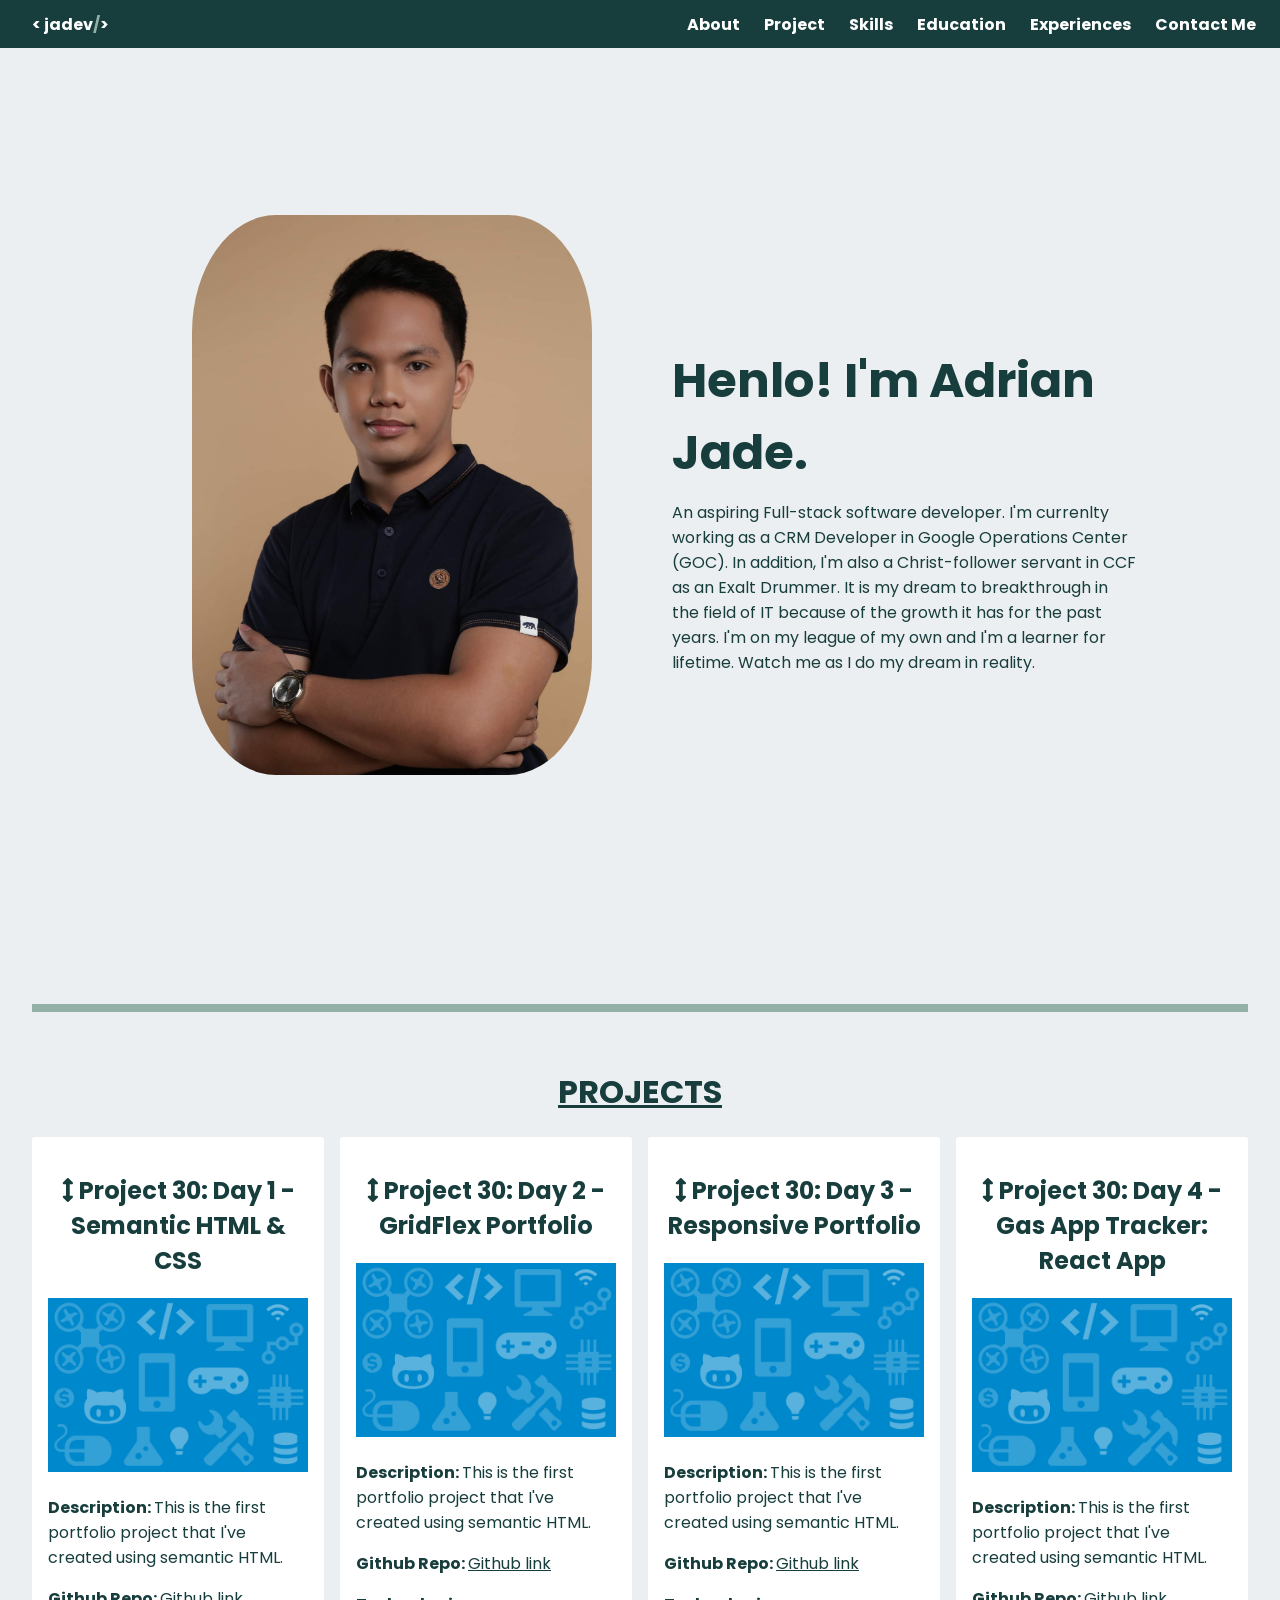
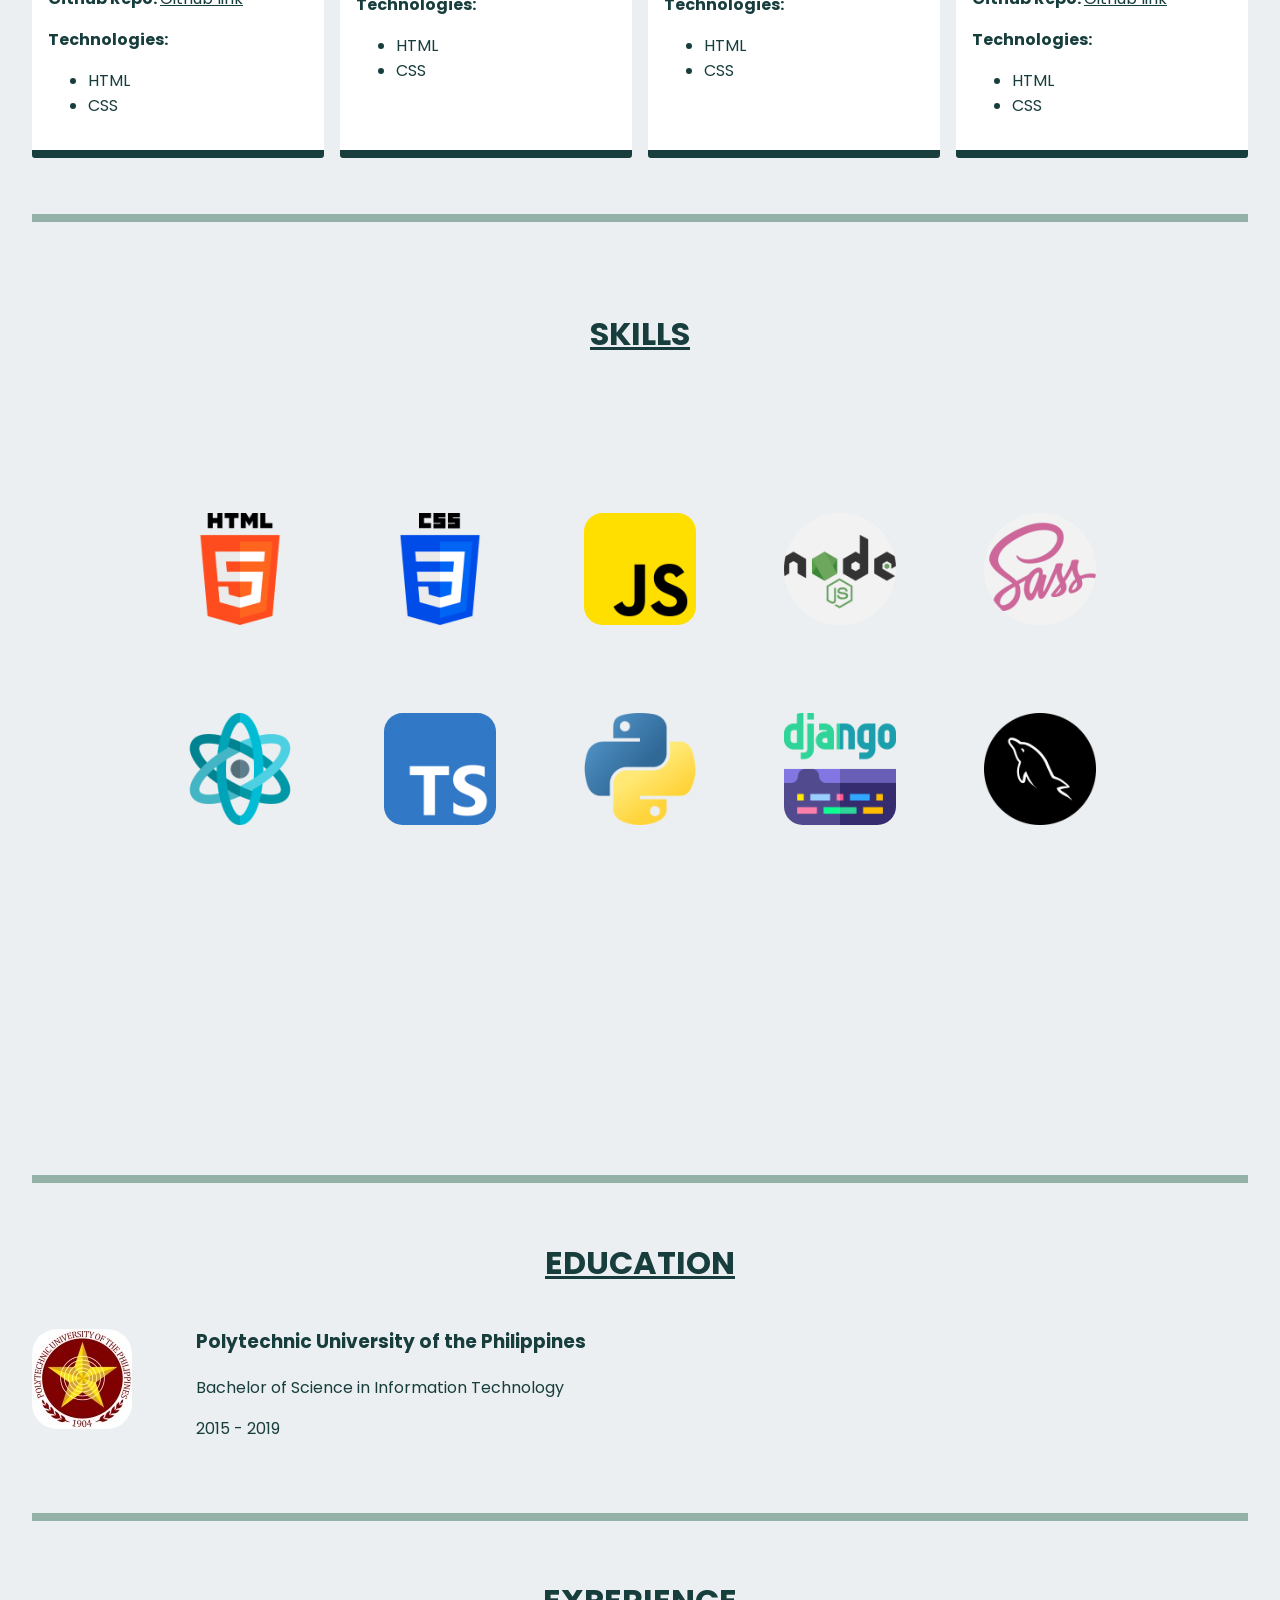
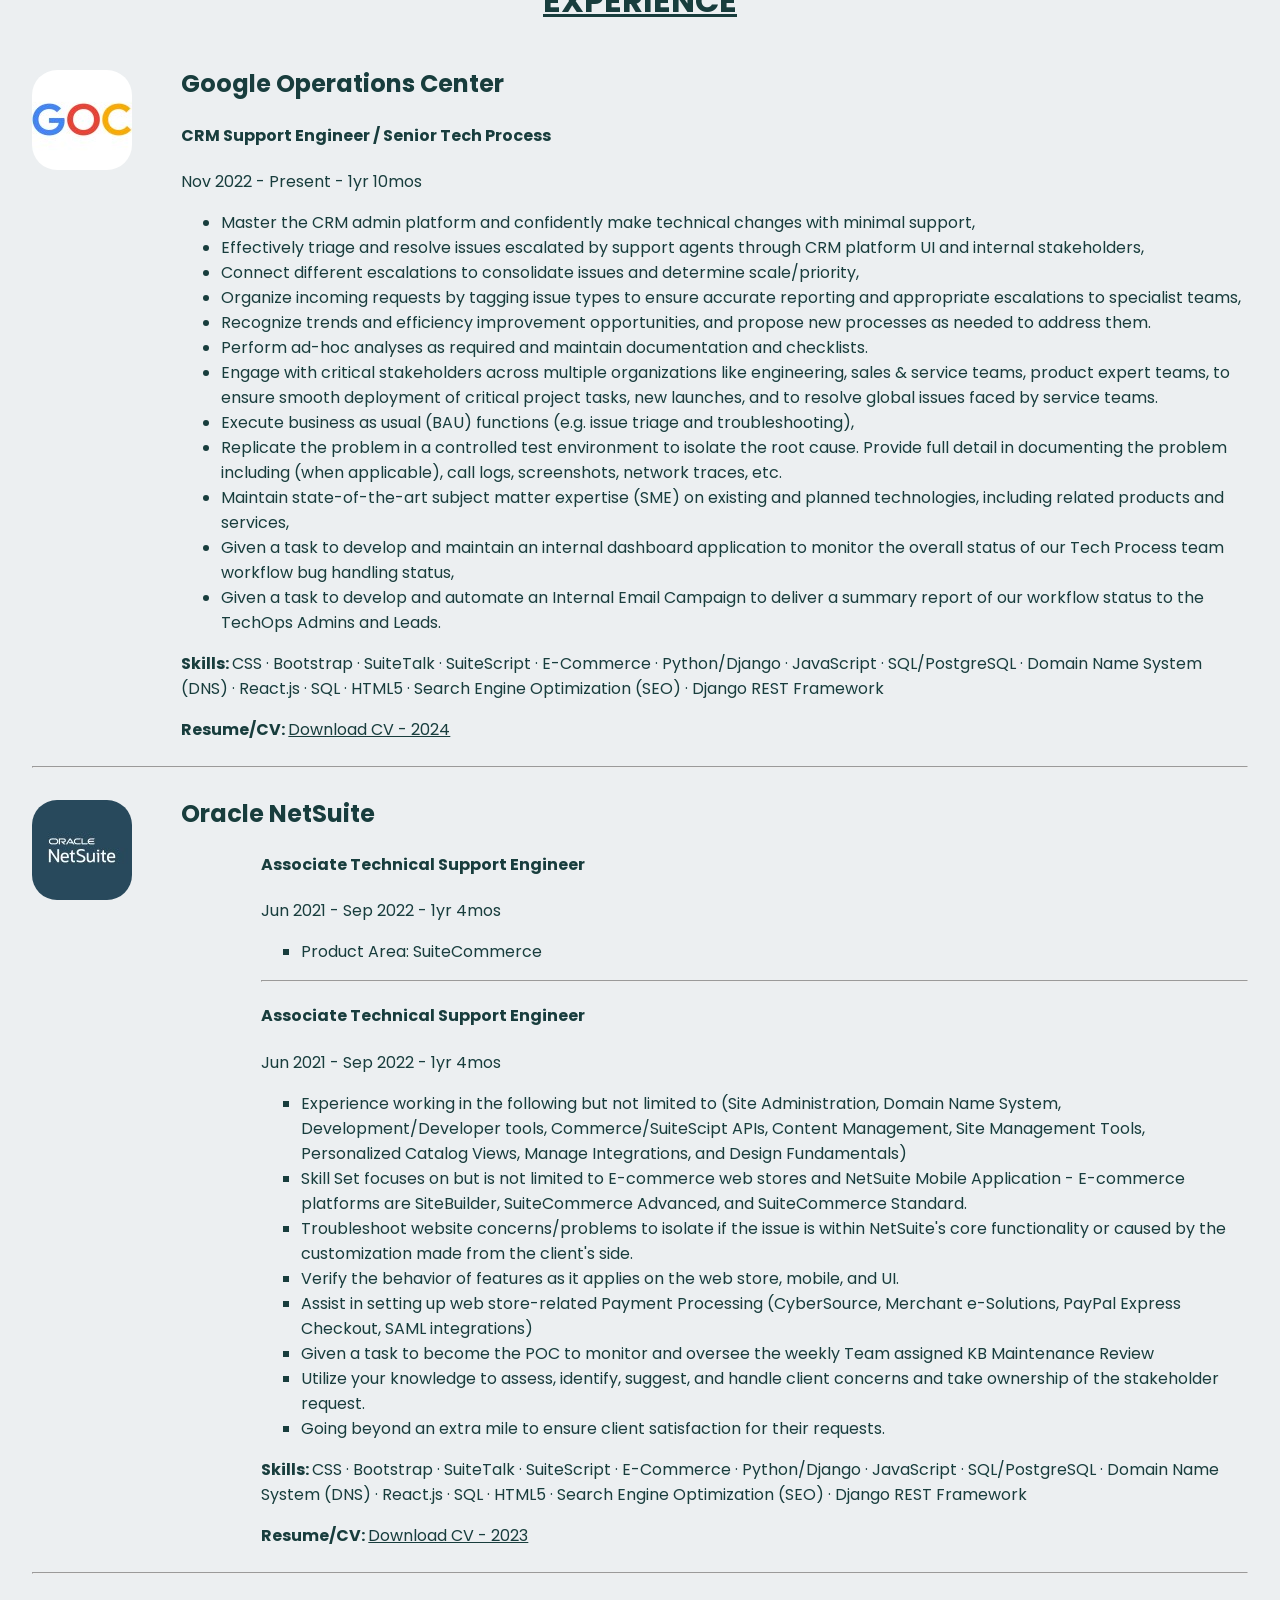
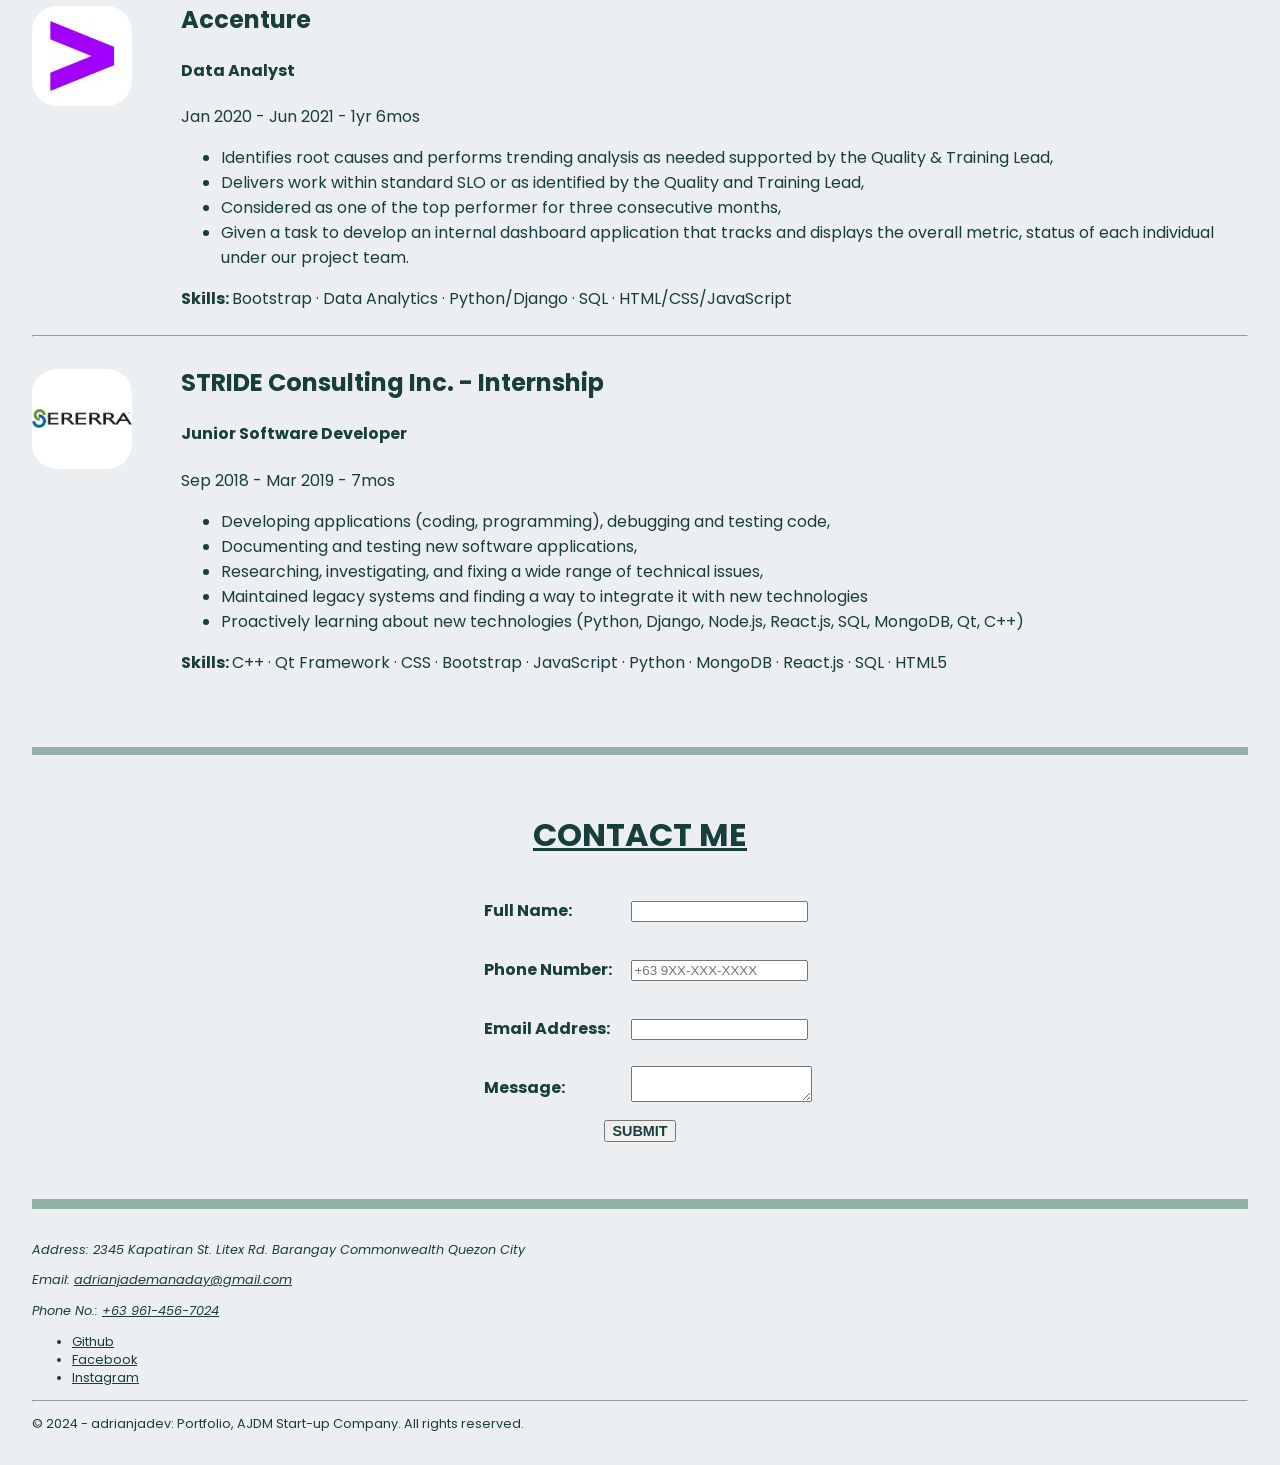
<file: index.html>
<!DOCTYPE html>
<html lang="en">
<head>
    <meta charset="UTF-8">
    <meta name="viewport" content="width=device-width, initial-scale=1.0">
    <title>Day 4: SASS Portfolio </title>

    <link rel="stylesheet" href="./styles/styles.css">
    <!-- Font awesome icons -->
    <link rel="stylesheet" href="https://use.fontawesome.com/releases/v5.15.4/css/all.css" integrity="sha384-DyZ88mC6Up2uqS4h/KRgHuoeGwBcD4Ng9SiP4dIRy0EXTlnuz47vAwmeGwVChigm" crossorigin="anonymous"/>
</head>
<body>
    <!-- Nav section -->
    <nav class="navbar">
            <ul>
                <li><a class="logo" href="#"><span id="logo-text">< jadev<span id="logo_slash">/</span></span>></a></li>
                <li><a href="#">About</a></li>
                <li><a href="#hr-project">Project</a></li>
                <li><a href="#hr-skills">Skills</a></li>
                <li><a href="#hr-education">Education</a></li>
                <li><a href="#hr-experience">Experiences</a></li>
                <li><a href="#hr-contact">Contact Me</a></li>
            </ul>
    </nav>

    <div id="wrapper-main">
        <!-- Home section -->
        <div class="header">
            <!-- <h1>Project 30: Week 1 - Portfolio w/ SASS, Grid/Flex, etc.</h1> -->
        </div>

        <!-- <hr class="hr-breaker-no-padding" id="hr"> -->

        <!-- About section -->  
        <section id="wrapper-about">
            <div class="column-1">
                <img id="ajdm_picture" src="images/ajdm.JPG" alt="ajdm_picture">
            </div>
            <div class="column-2" id="about-desc">
                <h1>Henlo! I'm Adrian Jade.</h1>
                <p>An aspiring Full-stack software developer. I'm currenlty working as a CRM Developer in Google Operations Center (GOC). In addition, I'm also a Christ-follower servant in CCF as an Exalt Drummer. It is my dream to breakthrough in the field of IT because of the growth it has for the past years. I'm on my league of my own and I'm a learner for lifetime. Watch me as I do my dream in reality.</p>
            </div>
        </section>

        <hr class="hr-breaker" id="hr-project">

        <!-- Projects Section -->
        <h1 id="project" class="section-title">Projects</h1>
        <section id="wrapper-grid-projects">
            <div class="container">
                <h2 class="project-title">
                    <i class="fas fa-arrows-alt-v" aria-hidden="true"></i>
                    Project 30: Day 1 - Semantic HTML & CSS
                </h2>
                <img class="proj_thumbnail" src="images/project_thumbnail.gif" alt="first project">
                <p><strong>Description: </strong>This is the first portfolio project that I've created using semantic HTML.</p>
                <p><strong>Github Repo: </strong><a href="#">Github link</a></p>
                <p><strong>Technologies: </strong></p>
                <ul class="technologies">
                    <li>HTML</li>
                    <li>CSS</li>
                </ul>
            </div>
            <div class="container">
                <h2 class="project-title">
                    <i class="fas fa-arrows-alt-v" aria-hidden="true"></i>
                    Project 30: Day 2 - GridFlex Portfolio
                </h2>
                <img class="proj_thumbnail" src="images/project_thumbnail.gif" alt="first project">
                <p><strong>Description: </strong>This is the first portfolio project that I've created using semantic HTML.</p>
                <p><strong>Github Repo: </strong><a href="#">Github link</a></p>
                <p><strong>Technologies: </strong></p>
                <ul class="technologies">
                    <li>HTML</li>
                    <li>CSS</li>
                </ul>
            </div>
            <div class="container">
                <h2 class="project-title">
                    <i class="fas fa-arrows-alt-v" aria-hidden="true"></i>
                    Project 30: Day 3 - Responsive Portfolio
                </h2>
                <img class="proj_thumbnail" src="images/project_thumbnail.gif" alt="first project">
                <p><strong>Description: </strong>This is the first portfolio project that I've created using semantic HTML.</p>
                <p><strong>Github Repo: </strong><a href="#">Github link</a></p>
                <p><strong>Technologies: </strong></p>
                <ul class="technologies">
                    <li>HTML</li>
                    <li>CSS</li>
                </ul>
            </div>
            <div class="container">
                <h2 class="project-title">
                    <i class="fas fa-arrows-alt-v" aria-hidden="true"></i>
                    Project 30: Day 4 - Gas App Tracker: React App
                </h2>
                <img class="proj_thumbnail" src="images/project_thumbnail.gif" alt="first project">
                <p><strong>Description: </strong>This is the first portfolio project that I've created using semantic HTML.</p>
                <p><strong>Github Repo: </strong><a href="#">Github link</a></p>
                <p><strong>Technologies: </strong></p>
                <ul class="technologies">
                    <li>HTML</li>
                    <li>CSS</li>
                </ul>
            </div>
        </section> 

        <hr class="hr-breaker" id="hr-skills">

        <!-- Skills Section -->
            <h1 id="skills" class="section-title">Skills</h1>
            <div id="wrapper-skills">
                    <div class="container">
                        <img src="./images/skills-icon/html-5.png" alt="html5 icon">
                        <img src="./images/skills-icon/css-3.png" alt="css3 icon">
                        <img src="./images/skills-icon/js.png" alt="js icon">
                        <img src="./images/skills-icon/nodejs.png" alt="nodejs icon">
                        <img src="./images/skills-icon/sass.png" alt="sass icon">
                        <img src="./images/skills-icon/react.png" alt="react icon">
                        <img src="./images/skills-icon/typescript.png" alt="html5 icon">
                        <img src="./images/skills-icon/python.png" alt="css3 icon">
                        <img src="./images/skills-icon/django.png" alt="js icon">
                        <img src="./images/skills-icon/mysql.png" alt="nodejs icon">

                        <!-- <img src="skills-icon/.png" alt="sass icon">
                        <img src="skills-icon/react.png" alt="react icon"> -->
                    </div>
            </div>

        <hr class="hr-breaker" id="hr-education">

        <!-- Education Section -->
        <h1 id="education" class="section-title">Education</h1>
        <div id="wrapper-grid-education">
            <div class="container">
                    <div id="school-logo">
                        <img src="images/pup_logo.jpeg" alt="school-logo">
                    </div>
                    <div id="school-details">    
                        <h3>Polytechnic University of the Philippines</h3>
                        <p id="school-course">Bachelor of Science in Information Technology</p>
                        <p id="school-year">2015 - 2019</p>
                    </div>
            </div>
        </div>

        <hr class="hr-breaker" id="hr-experience">
    
        <!-- Experience Section -->
        <h1 id="experience" class="section-title">Experience</h1>
        <div id="wrapper-grid-experience">
            <div class="job-container">
                <div class="job-logo">
                    <img src="images/goc_logo.jpeg" alt="goc logo">
                </div>
                <div class="job-jd">
                    <h2 class="company">Google Operations Center</h2>
                    <h4 class="title">CRM Support Engineer / Senior Tech Process</h4>
                    <p class="employment">Nov 2022 - Present - 1yr 10mos</p>
                    <ul class="job-description">
                        <li>Master the CRM admin platform and confidently make technical changes with minimal support,
                        <li>Effectively triage and resolve issues escalated by support agents through CRM platform UI and internal stakeholders,    
                        </li>
                        <li>Connect different escalations to consolidate issues and determine scale/priority,</li>
                        <li>Organize incoming requests by tagging issue types to ensure accurate reporting and appropriate escalations to specialist teams,</li>
                        <li>Recognize trends and efficiency improvement opportunities, and propose new processes as needed to address them. </li>
                        <li>Perform ad-hoc analyses as required and maintain documentation and checklists.</li>
                        <li>Engage with critical stakeholders across multiple organizations like engineering, sales & service teams, product expert teams, to ensure smooth deployment of critical project tasks, new launches, and to resolve global issues faced by service teams.</li>
                        <li>Execute business as usual (BAU) functions (e.g. issue triage and troubleshooting),</li>
                        <li>Replicate the problem in a controlled test environment to isolate the root cause. Provide full detail in documenting the problem including (when applicable), call logs, screenshots, network traces, etc.</li>
                        <li>Maintain state-of-the-art subject matter expertise (SME) on existing and planned technologies, including related products and services,</li>
                        <li>Given a task to develop and maintain an internal dashboard application to monitor the overall status of our Tech Process team workflow bug handling status,</li>
                        <li>Given a task to develop and automate an Internal Email Campaign to deliver a summary report of our workflow status to the TechOps Admins and Leads.</li>
                    </ul>
                    <p class="job-skills"><strong>Skills: </strong>CSS · Bootstrap · SuiteTalk · SuiteScript · E-Commerce · Python/Django · JavaScript · SQL/PostgreSQL · Domain Name System (DNS) · React.js · SQL · HTML5 · Search Engine Optimization (SEO) · Django REST Framework</p>
                    <p class="resume-cv"><strong>Resume/CV: </strong><a href="https://media.licdn.com/dms/document/media/D562DAQFcMbxa02tdYg/profile-treasury-document-pdf-analyzed/0/1715680641141?e=1724889600&v=beta&t=G0talXC5q_WwGkNX9hDim2v5g2GvnD3Egx8LPR5yxQU">Download CV - 2024</a></p>
                </div>
            </div>
            <hr>
            <!-- Next Job Experience -->
            <div class="job-container">
                <div class="job-logo">
                    <img src="images/netsuite_logo.jpeg" alt="netsuite logo">
                </div>
                <div class="job-jd">
                    <h2 class="company">Oracle NetSuite</h2>
                    <div>
                        <ul>
                            <ul class="job-description" id="netsuite-mobile">
                                    <h4 class="title">Associate Technical Support Engineer</h4>
                                    <p class="employment">Jun 2021 - Sep 2022 - 1yr 4mos</p>
                                    <ul>
                                        <li>
                                            Product Area: SuiteCommerce</ul>
                                        </li>
                            </ul>
                        </ul>
                    </div>
                    
                    <ul>
                    <ul class="job-description" id="netsuite-mobile">
                        <hr>
                        <!-- NetSuite: Inside change of role -->
                        <h4 class="title">Associate Technical Support Engineer</h4>
                        <p class="employment">Jun 2021 - Sep 2022 - 1yr 4mos</p>
                        <ul>
                            <li>Experience working in the following but not limited to (Site Administration, Domain Name System, Development/Developer tools, Commerce/SuiteScipt APIs, Content Management, Site Management Tools, Personalized Catalog Views, Manage Integrations, and Design Fundamentals)</li>
                            <li>Skill Set focuses on but is not limited to E-commerce web stores and NetSuite Mobile Application
                                - E-commerce platforms are SiteBuilder, SuiteCommerce Advanced, and SuiteCommerce Standard.</li>
                                <li>Troubleshoot website concerns/problems to isolate if the issue is within NetSuite's core functionality or caused by the customization made from the client's side.</li>
                                <li>Verify the behavior of features as it applies on the web store, mobile, and UI.</li>
                                <li>Assist in setting up web store-related Payment Processing (CyberSource, Merchant e-Solutions, PayPal Express Checkout, SAML integrations)</li>
                                <li>Given a task to become the POC to monitor and oversee the weekly Team assigned KB Maintenance Review</li>
                                <li>Utilize your knowledge to assess, identify, suggest, and handle client concerns and take ownership of the stakeholder request.</li>
                                <li>Going beyond an extra mile to ensure client satisfaction for their requests.</li>
                            </ul>
                            <p class="job-skills"><strong>Skills: </strong>CSS · Bootstrap · SuiteTalk · SuiteScript · E-Commerce · Python/Django · JavaScript · SQL/PostgreSQL · Domain Name System (DNS) · React.js · SQL · HTML5 · Search Engine Optimization (SEO) · Django REST Framework</p>
                            <p class="resume-cv"><strong>Resume/CV: </strong><a href="https://media.licdn.com/dms/document/media/D562DAQH1QCiyOWOtGg/profile-treasury-document-pdf-analyzed/0/1664472916080?e=1724889600&v=beta&t=p-YOHVg8dufSEslzCupui-ZeMHm8qE8m4GXBwPOdvyQ">Download CV - 2023</a></p>
                </div>
            </div>
            <hr>
            <!-- Next Job Experience -->
            <div class="job-container">
                <div class="job-logo">
                    <img src="images/accenture_logo.jpeg" alt="accenture logo">
                </div>
                <div class="job-jd">
                    <h2 class="company">Accenture</h2>
                    <h4 class="title">Data Analyst</h4>
                    <p class="employment">Jan 2020 - Jun 2021 - 1yr 6mos</p>
                    <ul class="job-description">
                        <li>Identifies root causes and performs trending analysis as needed supported by the Quality & Training Lead,</li>
                        <li>Delivers work within standard SLO or as identified by the Quality and Training Lead,</li>
                        <li>Considered as one of the top performer for three consecutive months,</li>
                        <li>Given a task to develop an internal dashboard application that tracks and displays the overall metric, status of each individual under our project team.</li>
                    </ul>
                    <p class="job-skills"><strong>Skills: </strong>Bootstrap · Data Analytics · Python/Django · SQL · HTML/CSS/JavaScript</p>
                </div>
            </div>
            <hr>
            <!-- Next Job Experience -->
            <div class="job-container">
                <div class="job-logo">
                    <img src="images/stride_logo_thumbnail.jpeg" alt="stride logo">
                </div>
                <div class="job-jd">
                    <h2 class="company">STRIDE Consulting Inc. - Internship </h2>
                    <h4 class="title">Junior Software Developer</h4>
                    <p class="employment">Sep 2018 - Mar 2019 - 7mos</p>
                    <ul class="job-description">
                        <li>Developing applications (coding, programming), debugging and testing code,</li>
                        <li>Documenting and testing new software applications,</li>
                        <li>Researching, investigating, and fixing a wide range of technical issues,</li>
                        <li>Maintained legacy systems and finding a way to integrate it with new technologies</li>
                        <li>Proactively learning about new technologies (Python, Django, Node.js, React.js, SQL, MongoDB, Qt, C++)</li>
                    </ul>
                    <p class="job-skills"><strong>Skills: </strong>C++ · Qt Framework · CSS · Bootstrap · JavaScript · Python · MongoDB · React.js · SQL · HTML5</p>
                </div>
            </div>
        <!-- Closing div for wrapper-grid-experience -->
        </div>

        <hr class="hr-breaker" id="hr-contact">

        <!-- Contact Section -->
        <h1 id="contact" class="section-title">Contact Me</h1>
        <div id="wrapper-contact">
            <form action="#">
            <table id="contact-table">
                <tr>
                    <th>Full Name:</th>
                    <td><input type="text" name="full-name"></td>
                </tr>
                <tr>
                    <th>Phone Number:</th>
                    <td><input type="text" name="phone-number" placeholder="+63 9XX-XXX-XXXX"></td>
                </tr>
                <tr>
                    <th>Email Address: </th>
                    <td><input type="email" name="email-address"></td>
                </tr>
                <tr>
                    <th>Message: </th>
                    <td><textarea name="message" id="message-txtarea"></textarea></td>
                </tr>
            </table>
            <div class="btn-submit">
                <button id="submit-btn" value="">SUBMIT</button>
            </div>
        </form>
        </div>

        <hr class="hr-breaker-no-padding" id="hr-footer">

        <!-- Footer Section -->
        <div id="wrapper-footer">
            <footer id="footer">
                <address>
                    <p>Address: 2345 Kapatiran St. Litex Rd. Barangay Commonwealth Quezon City</p>
                    <p>Email: <a href="mailto:adrianjademanaday@gmail.com">adrianjademanaday@gmail.com</a></p>
                    <p>Phone No.: <a href="tel:+639614567024">+63 961-456-7024</a></p>
                </address>
                <div>
                    <ul>
                        <li><a href="https://github.com/adrianjadev" target="_blank">Github</a></li>
                        <li><a href="https://www.facebook.com/eydriyan.jeyd/" target="_blank">Facebook</a></li>
                        <li><a href="https://www.instagram.com/eydriyan.jeyd/" target="_blank">Instagram</a></li>
                    </ul>
                </div>
              <hr>
                <p id="copyright">&copy; 2024 - adrianjadev: Portfolio, AJDM Start-up Company. All rights reserved.</p>
            </footer>
        </div>
    
    </div> 
</body>
</html>
</file>
<file: styles/styles.css>
@import url("https://fonts.googleapis.com/css2?family=Poppins:ital,wght@0,100;0,200;0,300;0,400;0,500;0,600;0,700;0,800;0,900;1,100;1,200;1,300;1,400;1,500;1,600;1,700;1,800;1,900&display=swap");
.hr-breaker {
  border: 0;
  height: 0.5em;
  background-color: #93B1A6;
  margin: 3.5em 0;
}

#hr {
  visibility: hidden;
}

.hr-breaker-no-padding {
  border: 0;
  height: 0.6em;
  background-color: #93B1A6;
  margin: 3.5em 0;
}

.section-title {
  text-transform: uppercase;
  font-weight: bold;
  text-align: center;
  font-size: 2em;
  -webkit-text-decoration: underline #183d3d;
          text-decoration: underline #183d3d;
}

* {
  box-sizing: border-box;
  color: #183d3d;
}

body {
  margin: 0;
  font-family: "Poppins", sans-serif;
  font-size: 16px;
  color: #263238;
  background-color: #eceff1;
}

.navbar {
  position: fixed;
  width: 100%;
  background-color: #183d3d;
  margin: 0;
  top: 0;
}
.navbar ul {
  display: flex;
  justify-content: center;
  align-items: center;
  list-style: none;
  margin: 0;
  padding: 0;
  height: 3em;
}
.navbar ul li {
  padding-right: 1.5em;
  font-weight: bold;
  margin: 0;
}
.navbar ul li:first-child {
  margin: auto;
  color: #ffffff;
  margin-left: 2em;
}
.navbar ul a {
  text-decoration: none;
  color: #ffffff;
}
.navbar ul a:hover {
  border-bottom: 0.2em solid #93B1A6;
}
.navbar .logo:hover {
  border-bottom: none;
}
.navbar #logo-text {
  color: #ffffff;
}
.navbar #logo_slash {
  color: #93B1A6;
}

#wrapper-main {
  margin: 2em;
  margin-top: 5em;
}
#wrapper-main .header {
  text-align: center;
}

#wrapper-about {
  display: flex;
  align-items: center;
  justify-content: center;
  margin: 2em;
  padding-left: 8em;
  margin-top: -2em;
  height: 100vh;
}
#wrapper-about .column-1 #ajdm_picture {
  width: 25rem;
  height: 35rem;
  border-radius: 21%;
}
#wrapper-about .column-2 {
  display: flex;
  justify-content: center;
  flex-direction: column;
  padding-left: 5em;
  padding-right: 5em;
}
#wrapper-about .column-2 h1 {
  text-align: left;
}
#wrapper-about #about-desc h1 {
  font-size: 3em;
  margin-bottom: -0.1em;
}

#wrapper-grid-projects {
  display: grid;
  grid-template-columns: repeat(4, 1fr);
  grid-gap: 1em;
}
#wrapper-grid-projects .container {
  background: #ffffff;
  border-radius: 0.2em;
  padding: 1em;
  border-bottom: 0.5em solid #183d3d;
}
#wrapper-grid-projects .container h2 {
  text-align: center;
}
#wrapper-grid-projects .container .proj_thumbnail {
  max-width: 100%;
}

#skills {
  padding-top: 1em;
}

#wrapper-skills {
  display: flex;
  align-items: center;
  justify-content: center;
  text-align: center;
  flex-direction: column;
  height: 100vh;
  margin-top: -10em;
}
#wrapper-skills .container {
  display: grid;
  grid-template-columns: repeat(5, 1fr);
  grid-gap: 3.5em;
  padding: 0;
}
#wrapper-skills img {
  height: 9em;
  width: 9em;
  place-self: center;
  border-radius: 24%;
  padding: 1em;
}

#wrapper-grid-education .container {
  display: grid;
  justify-content: center;
  align-items: center;
  grid-template-columns: 1fr 8fr;
  gap: 2em;
}
#wrapper-grid-education .container #school-logo img {
  border-radius: 25%;
}

#wrapper-grid-experience .job-container {
  display: grid;
  grid-template-columns: 1fr 8fr;
  grid-gap: 1em;
}
#wrapper-grid-experience .job-logo {
  margin-top: 1.5em;
}
#wrapper-grid-experience .job-logo img {
  border-radius: 25%;
}

#wrapper-contact {
  display: flex;
  justify-content: center;
  align-items: center;
}
#wrapper-contact #contact-table th {
  padding: 1em;
  color: #183d3d;
  text-align: left;
}
#wrapper-contact .btn-submit #submit-btn {
  font-size: "Poppins", sans-serif;
  text-transform: uppercase;
  font-weight: bold;
  font-size: 0.9em;
  color: #183d3d;
}
#wrapper-contact .btn-submit {
  text-align: center;
}

#wrapper-footer {
  margin-top: -1.5em;
}
#wrapper-footer #footer {
  font-size: 0.8em;
  color: red;
}

@media screen and (max-width: 768px) {
  .section-title {
    font-size: 1.8em;
  }
  .navbar {
    background-color: #183d3d;
    margin: 0;
    width: 100%;
  }
  .navbar li a {
    font-size: 0.8em;
  }
  .wrapper-main .header {
    display: flex;
    justify-content: center;
    align-items: center;
  }
  #wrapper-about {
    display: flex;
    flex-direction: column;
  }
  #wrapper-about #about-desc h1 {
    font-size: 1.8em;
    text-align: center;
  }
  #wrapper-about p {
    font-size: 1em;
    text-align: center;
  }
  #wrapper-grid-projects {
    display: grid;
    grid-template-columns: repeat(2, 1fr);
  }
  #wrapper-grid-projects .project-title {
    font-size: 1em;
  }
  #wrapper-grid-projects p, #wrapper-grid-projects ul {
    font-size: 0.8em;
  }
  #wrapper-skills .container {
    display: grid;
    grid-template-columns: repeat(4, 1fr);
  }
  #wrapper-skills .container img {
    height: 80px;
    width: 80px;
    place-self: center;
  }
  #wrapper-grid-education #school-details h3 {
    font-size: 1em;
  }
  #wrapper-grid-education #school-details p {
    font-size: 0.8em;
  }
  #wrapper-grid-experience .company {
    font-size: 1.2em;
  }
  #wrapper-grid-experience .title {
    font-size: 1em;
  }
  #wrapper-grid-experience .employment, #wrapper-grid-experience .job-skills, #wrapper-grid-experience .resum-cv {
    font-size: 0.8em;
  }
  #wrapper-contact #contact-table th {
    font-size: 0.8em;
  }
  #wrapper-footer {
    font-size: 0.8em;
  }
  #wrapper-footer #copyright {
    font-size: 0.7em;
    text-align: center;
    text-transform: uppercase;
  }
}
@media screen and (max-width: 550px) {
  .section title {
    font-size: 1.5em;
  }
  .navbar {
    width: 100%;
    background-color: #183d3d;
    margin: 0;
  }
  .navbar ul li {
    font-size: 0.8em;
    padding-right: 1.2em;
  }
  .navbar ul li:first-child {
    font-size: 0.675em;
  }
  #wrapper-main .header {
    display: flex;
    justify-content: center;
    align-items: center;
  }
  #wrapper-about {
    display: flex;
    flex-direction: column;
  }
  #wrapper-about #about-desc h1 {
    font-size: 1.8em;
  }
  #wrapper-about #about-desc p {
    font-size: 1em;
    text-align: center;
  }
  #wrapper-grid-projects {
    display: grid;
    grid-template-columns: repeat(1, 1fr);
  }
  #wrapper-grid-projects .project-title {
    font-size: 1em;
  }
  #wrapper-grid-projects p, #wrapper-grid-projects ul {
    font-size: 0.8em;
  }
  #wrapper-skills .container {
    display: grid;
    grid-template-columns: repeat(3, 1fr);
  }
  #wrapper-skills .container img {
    height: 80px;
    width: 80px;
    place-self: center;
  }
  #wrapper-grid-education #school-details h3 {
    font-size: 1em;
  }
  #wrapper-grid-education #school-details p {
    font-size: 0.8em;
  }
  #wrapper-grid-experience .company {
    font-size: 1.2em;
  }
  #wrapper-grid-experience .title {
    font-size: 1em;
  }
  #wrapper-grid-experience .employment, #wrapper-grid-experience .job-skills, #wrapper-grid-experience .resume-cv {
    font-size: 0.8em;
  }
  #wrapper-contact #contact-table th {
    font-size: 0.8em;
  }
  #wrapper-footer {
    font-size: 0.8em;
  }
  #wrapper-footer #copyright {
    font-size: 0.7em;
    text-align: center;
    text-transform: uppercase;
  }
}
@media screen and (max-width: 430px) {
  .navbar {
    width: 100%;
  }
  .navbar ul li {
    font-size: 0.6em;
    padding-right: 1.2em;
  }
  .navbar #logo-text {
    font-size: 1.2em;
  }
  #wrapper-about .column-1 #ajdm_picture {
    width: 18rem;
    height: 25rem;
    border-radius: 19%;
  }
  #wrapper-grid-experience .job-container {
    display: flex;
    justify-content: center;
    align-items: center;
    flex-direction: column;
  }
  #wrapper-grid-experience .company {
    font-size: 1.2em;
  }
  #wrapper-grid-experience .company, #wrapper-grid-experience .title, #wrapper-grid-experience .employment {
    text-align: center;
  }
  #wrapper-grid-experience .job-description {
    font-size: 0.8em;
  }
  #wrapper-grid-experience .netsuite-mobile {
    margin-left: -5em;
  }
  .section-title {
    font-size: 1.4em;
  }
}/*# sourceMappingURL=styles.css.map */
</file>
